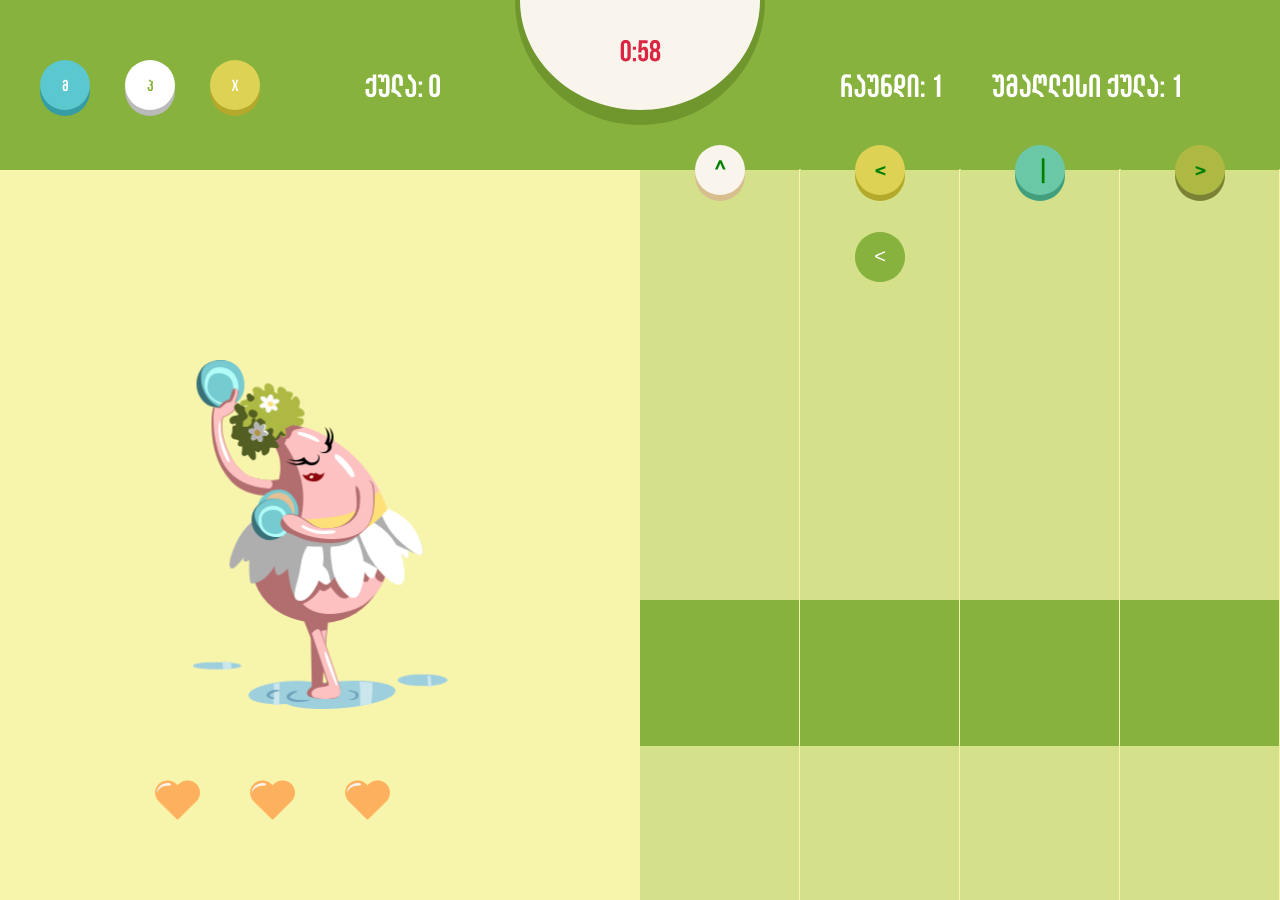
<file: dancer/game.html>
<!DOCTYPE html>
<html>
    <head>
        <script src="lib/p5.js"></script>
        <script src="lib/scenemanager.js"></script>

        <script src="utils/helpers.js"></script>
        <script src="utils/colors.js"></script>

        <script src="scenes/models/button.js"></script>
        <script src="scenes/models/modal.js"></script>
        <script src="scenes/models/timer.js"></script>
        <script src="scenes/models/header.js"></script>
        <script src="scenes/models/dancer.js"></script>
        <script src="scenes/models/life.js"></script>
        <script src="scenes/models/lifefactory.js"></script>
        <script src="scenes/models/arrow.js"></script>
        <script src="scenes/models/controlcolumn.js"></script>

        <script src="levels/levels.js"></script>

        <script src="scenes/start.js"></script>
        <script src="scenes/intro.js"></script>
        <script src="scenes/game.js"></script>
        <script src="scenes/gameover.js"></script>

        <style>
            html,
            body {
                padding: 0;
                margin: 0;
                font-size: 0;
            }
        </style>
    </head>
    
    <body>
        <main id="dancer-sketch" role="main">
            <section id="canvas"></section>
        </main>
    </body>
</html>
</file>
